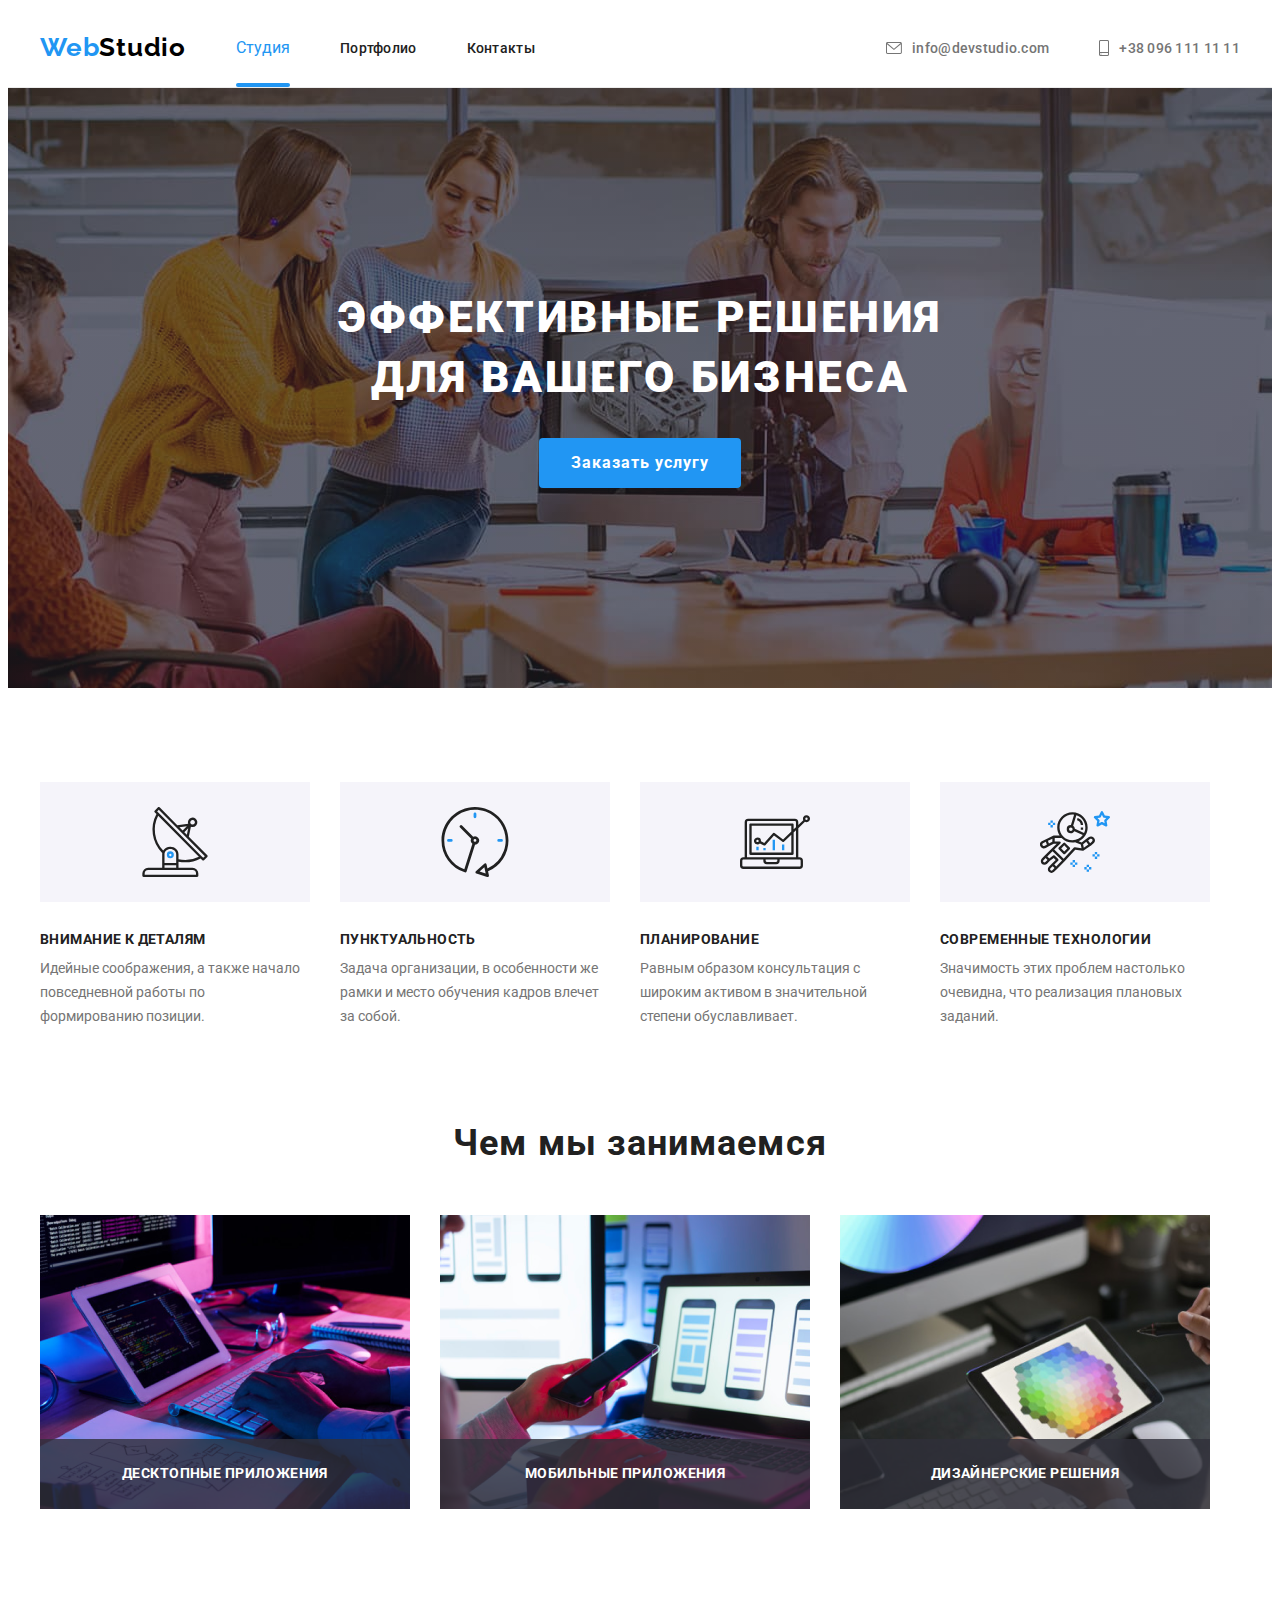
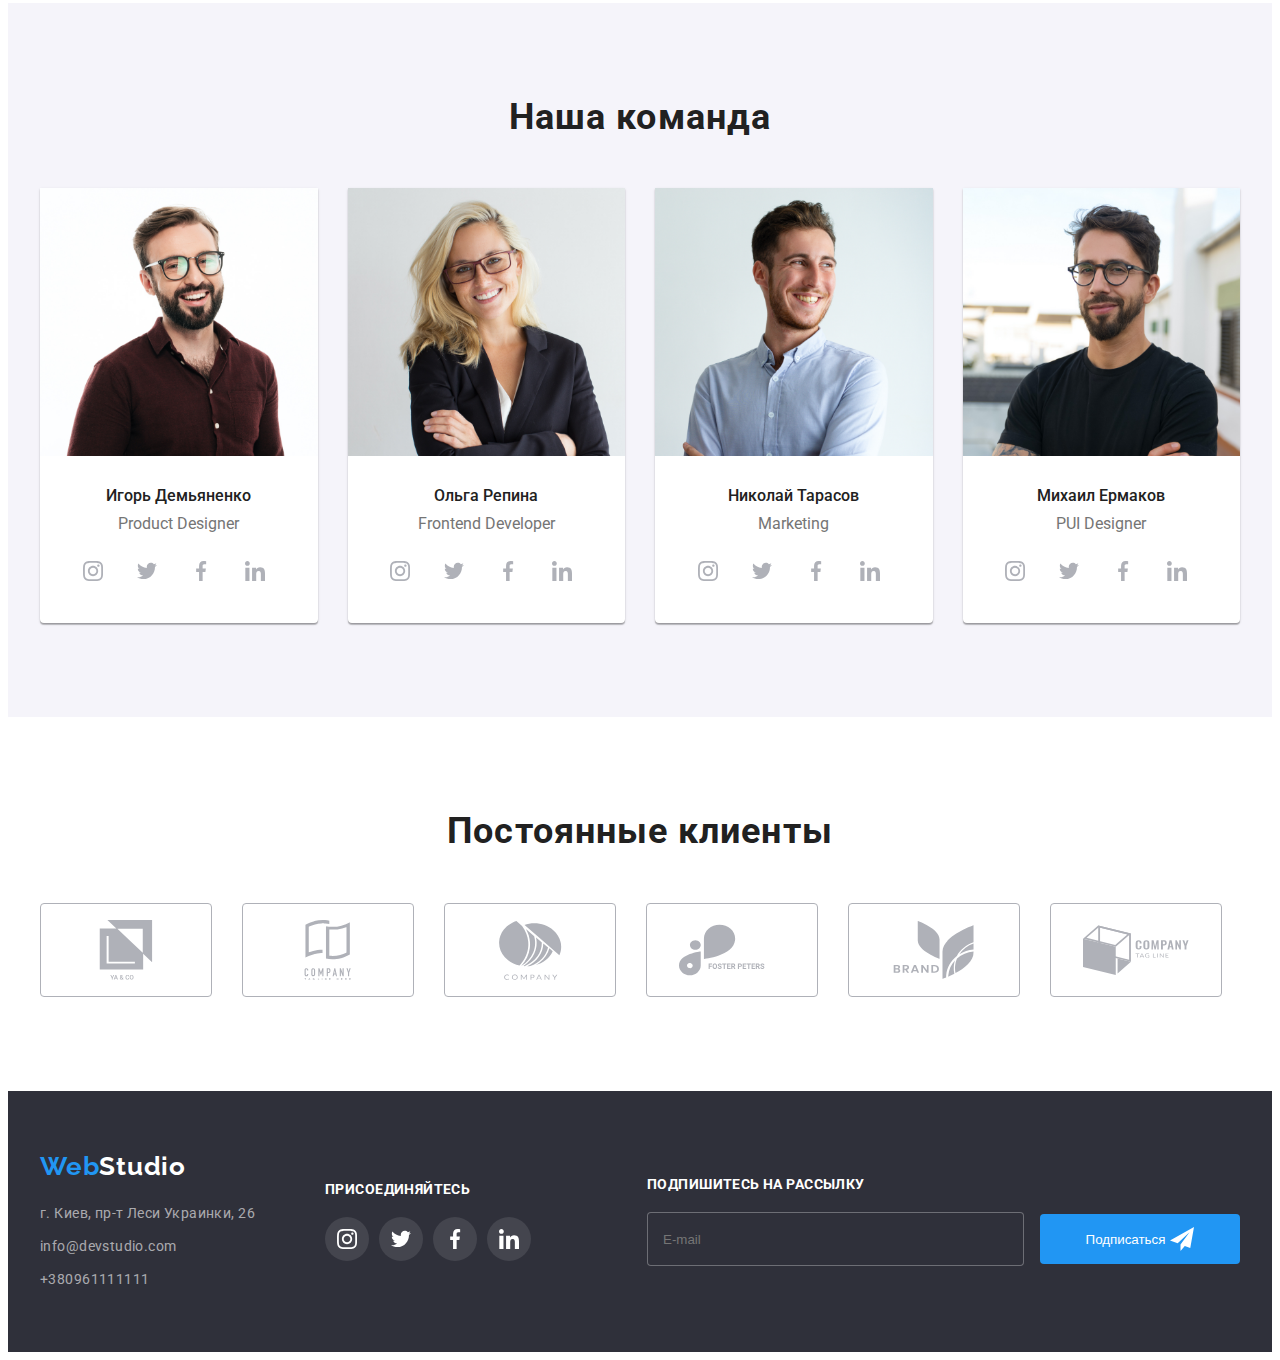
<file: index.html>
<!DOCTYPE html>
<html lang="ru">
<head>
    <meta charset="UTF-8">
    <meta http-equiv="X-UA-Compatible" content="IE=edge">
    <meta name="viewport" content="width=device-width, initial-scale=1.0">
    <link rel="preconnect" href="https://fonts.googleapis.com"> 
<link rel="preconnect" href="https://fonts.gstatic.com" crossorigin> 
    <title>Document</title>
    <link href="https://fonts.googleapis.com/css2?family=Raleway:wght@700&family=Roboto:wght@400;500;700;900&display=swap" rel="stylesheet">
    <link rel="stylesheet" href="https://cdnjs.cloudflare.com/ajax/libs/modern-normalize/1.1.0/modern-normalize.min.css" integrity="sha512-wpPYUAdjBVSE4KJnH1VR1HeZfpl1ub8YT/NKx4PuQ5NmX2tKuGu6U/JRp5y+Y8XG2tV+wKQpNHVUX03MfMFn9Q==" crossorigin="anonymous" referrerpolicy="no-referrer" />
    <!-- <link rel="stylesheet" href="./CSS/styles1.css"> -->
    <link rel="stylesheet" href="./CSS/main.min.css">
</head>
<body>
    <header class="header">
        <div class="container">
        <nav class="site-nav">
    <a href="" class="logo-header"><span class="logo">Web</span><span class="logo1">Studio</span></a>
            <ul class="nav">   
            <li class="nav__item"><a href="./index.html" class="nav__link-current">Студия</a></li>
            <li class="nav__item"><a href="./portfolio.html" class="nav__link">Портфолио</a></li>
            <li class="nav__item"><a href="" class="nav__link">Контакты</a></li>
        </ul>
        </nav>
        <ul class="contacts">
            <li class="contacts__item">
            <a href="mailto:info@devstudio.com" class="contacts__link"> 
                <svg class="contacts__icon"  width="16" height="12">
                <use href="./IMG/symbol-defs.svg#icon-envelope">
                </use>
            </svg>info@devstudio.com</a>
        </li>
            <li class="contacts__item">
                <a href="tel:+380961111111" class="contacts__link"> 
                    <svg class="contacts__icon"  width="10" height="16">
                    <use href="./IMG/symbol-defs.svg#icon-smartphone">
                    </use>
                </svg>+38 096 111 11 11</a>
            </li>
        </ul>
        </div>
    </header>
    <main>
    <section class="hero background">
        <div class="container">
        <h1 class="hero-title">Эффективные решения для вашего бизнеса</h1>
        <button type="button" class="button" data-modal-open>Заказать услугу</button>
        </div>
    </section>
    <section class="section-solutions">
        <div class="container">
        <ul class="solutionspar">
            <li class="item icon-antenna"><h3 class="solutions-title">Внимание к деталям</h3>
            <p class="solutions-text">Идейные соображения, а также начало повседневной работы по формированию позиции.</p></li>
            <li class="item icon-clock"><h3 class="solutions-title">Пунктуальность</h3>
            <p class="solutions-text">Задача организации, в особенности же рамки и место обучения кадров влечет за собой.</p></li>
            <li class="item icon-diagramma"><h3 class="solutions-title">Планирование</h3>
            <p class="solutions-text">Равным образом консультация с широким активом в значительной степени обуславливает.</p></li>
            <li class="item icon-austronaut"><h3 class="solutions-title">Современные технологии</h3>
            <p class="solutions-text">Значимость этих проблем настолько очевидна, что реализация плановых заданий.</p></li>
        </ul>
        </div>
        </section>
        <section class="section-whatwedo">
            <div class="container">
        <h2 class="section-title">Чем мы занимаемся</h2>
        <ul class="whatwedo">
            <li class="item">
                <div class="thumb-whatwedo"><img src="./IMG/box1.png" alt="комп">
                    <p class="photo-sign">десктопные приложения</p>
                </div>
            </li>
            <li class="item">
                <div class="thumb-whatwedo"><img src="./IMG/box2.png" alt="моб">
                    <p class="photo-sign">мобильные приложения</p>
                </div>
            </li>
            <li class="item">
                <div class="thumb-whatwedo"><img src="./IMG/img.png" alt="айпад">
                    <p class="photo-sign">дизайнерские решения</p>
                </div>
            </li>
        </ul>
        </div>        
        </section>
    <section class="team">
        <div class="container">            
        <h2 class="section-title">Наша команда</h2>
        <ul class="team-list">
            <li class="cards"><img src="./IMG/img.jpg" alt="man"><div class="team-underline"><h3 class="upperphotounderline">Игорь Демьяненко</h3>
            <p class="bottomphotounderline insta">Product Designer</p>
            <ul class="social-info">
                <li class="social"><a href="" class="social-link link">
                    <svg class="icons"  width="20" height="20">
                    <use href="./IMG/symbol-defs.svg#icon-instagram"></use>
                    </svg>
                </a></li>
                <li class="social"><a href="" class="social-link link">
                    <svg class="icons"  width="20" height="20">
                    <use href="./IMG/symbol-defs.svg#icon-twitter"></use>
                    </svg></a></li>
                <li class="social"><a href="" class="social-link link">
                    <svg class="icons"  width="20" height="20">
                    <use href="./IMG/symbol-defs.svg#icon-facebook"></use>
                    </svg></a></li>
                <li class="social"><a href="" class="social-link link">
                    <svg class="icons"  width="20" height="20">
                    <use href="./IMG/symbol-defs.svg#icon-linkedin"></use>
                    </svg></a></li>
            </ul>
            
        </div>
    </li>
            <li class="cards"><img src="./IMG/img-2.jpg" alt="woman"><div class="team-underline"><h3 class="upperphotounderline">Ольга Репина</h3>
            <p class="bottomphotounderline">Frontend Developer</p>
                <ul class="social-info">
                    <li class="social"><a href="" class="social-link link">
                        <svg class="icons" width="20" height="20">
                        <use href="./IMG/symbol-defs.svg#icon-instagram"></use>
                        </svg></a></li>
                    <li class="social"><a href="" class="social-link link"><svg class="icons" width="20" height="20">
                        <use href="./IMG/symbol-defs.svg#icon-twitter"></use>
                        </svg></a></li>
                    <li class="social"><a href="" class="social-link link"><svg class="icons" width="20" height="20">
                        <use href="./IMG/symbol-defs.svg#icon-facebook"></use>
                        </svg></a></li>
                    <li class="social"><a href="" class="social-link link"><svg class="icons" width="20" height="20">
                        <use href="./IMG/symbol-defs.svg#icon-linkedin"></use>
                        </svg></a></li>
                </ul>
            </div></li>
            <li class="cards"><img src="./IMG/img-3.jpg" alt="man2"><div class="team-underline"><h3 class="upperphotounderline">Николай Тарасов</h3>
            <p class="bottomphotounderline">Marketing</p>
            <ul class="social-info">
                <li class="social"><a href="" class="social-link link">
                    <svg class="icons" width="20" height="20">
                    <use href="./IMG/symbol-defs.svg#icon-instagram"></use>
                    </svg>
                </a></li>
                <li class="social"><a href="" class="social-link link"><svg class="icons" width="20" height="20">
                    <use href="./IMG/symbol-defs.svg#icon-twitter"></use>
                    </svg></a></li>
                <li class="social"><a href="" class="social-link link"><svg class="icons" width="20" height="20">
                    <use href="./IMG/symbol-defs.svg#icon-facebook"></use>
                    </svg></a></li>
                <li class="social"><a href="" class="social-link link"><svg class="icons" width="20" height="20">
                    <use href="./IMG/symbol-defs.svg#icon-linkedin"></use>
                    </svg></a></li>
            </ul>
        </div></li>
            <li class="cards"><img src="./IMG/img-4.jpg" alt="man3"><div class="team-underline"><h3 class="upperphotounderline">Михаил Ермаков</h3>
            <p class="bottomphotounderline">PUI Designer</p>
            <ul class="social-info">
                <li class="social"><a href="" class="social-link link">
                    <svg class="icons" width="20" height="20">
                    <use href="./IMG/symbol-defs.svg#icon-instagram">
                    </use>
                    </svg>
                </a></li>
                <li class="social"><a href="" class="social-link link">
                    <svg class="icons" width="20" height="20">
                    <use href="./IMG/symbol-defs.svg#icon-twitter"></use>
                    </svg></a></li>
                <li class="social"><a href="" class="social-link link">
                    <svg class="icons" width="20" height="20">
                    <use href="./IMG/symbol-defs.svg#icon-facebook"></use>
                    </svg></a></li>
                <li class="social"><a href="" class="social-link link">
                    <svg class="icons" width="20" height="20">
                    <use href="./IMG/symbol-defs.svg#icon-linkedin"></use>
                    </svg></a></li>
            </ul>
        </div></li>
        </ul>
        </div>
    </section>
    <section class="clients">
        <div class="container">
            <h2 class="section-title">Постоянные клиенты</h2>
            <ul class="clients-info">
                <li class="clients-logo"><a href="" class="clients-link">
                    <svg class="clients-icons"  width="106" height="60">
                    <use href="./IMG/symbol-defs.svg#icon-company1"></use>
                    </svg>
                </a></li>
                <li class="clients-logo"><a href="" class="clients-link">
                    <svg class="clients-icons"  width="106" height="60">
                    <use href="./IMG/symbol-defs.svg#icon-company2"></use>
                    </svg>
                </a></li>
                <li class="clients-logo"><a href="" class="clients-link">
                    <svg class="clients-icons"  width="106" height="60">
                    <use href="./IMG/symbol-defs.svg#icon-company3"></use>
                    </svg>
                </a></li>
                <li class="clients-logo"><a href="" class="clients-link">
                    <svg class="clients-icons"  width="106" height="60">
                    <use href="./IMG/symbol-defs.svg#icon-company4"></use>
                    </svg>
                </a></li>
                <li class="clients-logo"><a href="" class="clients-link">
                    <svg class="clients-icons"  width="106" height="60">
                    <use href="./IMG/symbol-defs.svg#icon-company5"></use>
                    </svg>
                </a></li>
                <li class="clients-logo"><a href="" class="clients-link">
                    <svg class="clients-icons"  width="106" height="60">
                    <use href="./IMG/symbol-defs.svg#icon-company6"></use>
                    </svg>
                </a></li>
            </ul>
        </div>
    </section>
    </main>
    <footer class="footer">
        <div class="container">
            <div class="adress">
    <a href="" class="footer-logo"><span class="logo">Web</span><span class="logo2">Studio</span></a>
            <ul class="footercontacts">
                <li class="footercontacts__item"><a href="https://g.page/stamp-capital?share" target="_blank" class="footercontacts__connect footercontacts__connect--light">г. Киев, пр-т Леси Украинки, 26</a></li>
                <li class="footercontacts__item"><a href="mailto:info@devstudio.com" class="footercontacts__connect footercontacts__connect--dark">info@devstudio.com</a></li>
                <li class="footercontacts__item"><a href="tel:+380961111111" class="footercontacts__connect footercontacts__connect--dark">+380961111111</a></li>
            </ul>
        </div>
        <div class="footer-join">
        <h3 class="footer-title">Присоединяйтесь</h3>
        <ul class="soc">
            <li class="soc__footer"><a href="" class="soc__link link">
                <svg class="soc__icons" width="20" height="20">
                <use href="./IMG/symbol-defs.svg#icon-instagram"></use>
                </svg>
            </a></li>
            <li class="soc__footer"><a href="" class="soc__link link">
                <svg class="soc__icons" width="20" height="20">
                <use href="./IMG/symbol-defs.svg#icon-twitter"></use>
                </svg></a></li>
            <li class="soc__footer"><a href="" class="soc__link link">
                <svg class="soc__icons" width="20" height="20">
                <use href="./IMG/symbol-defs.svg#icon-facebook"></use>
                </svg></a></li>
            <li class="soc__footer"><a href="" class="soc__link link">
                <svg class="soc__icons" width="20" height="20">
                <use href="./IMG/symbol-defs.svg#icon-linkedin"></use>
                </svg></a>
            </li>
        </ul>
        </div>
            <div class="footer-submit">
                <h3 class="footer-title">Подпишитесь на рассылку</h3>
                <form>
            <label for="email"></label>
            <input type="email" name="user-email" class="footer-submit__email" id="email" placeholder="E-mail">
            <button type="submit" class="footer-submit__button">Подписаться</button>
        
           </form>
        </div>
        </div>
    </footer>
    <div class="backdrop is-hidden" data-modal>
    <div class="modal">
        <button type="button" class="button-modal-close"  data-modal-close>        
              <svg  width="30" height="30">
                    <use href="./IMG/symbol-defs.svg#icon-close-black-18dp">
                    </use>
                    </svg>
                </button>
                <p class="modal-title">Оставьте свои данные, мы вам перезвоним</p>
                <form class="userdata">
                    <div class="modal-field">
                        <label for="name" class="modal-label" >Имя</label>
                        <div class="input-field"><input type="text" class="modal-input" name="user-name" id="name" >
                    <svg class="input-icon" width="18" height="18" >
                        <use href="./IMG/symbol-defs.svg#icon-person-black">
                        </use>
                    </svg>
                </div>    
                        
                
                    
                </div>
                    <div class="modal-field">
                        <label for="tel" class="modal-label">Телефон</label>
                        <div class="input-field"><input type="tel" class="modal-input" name="user-tel" id="tel">
                    <svg class="input-icon" width="18" height="18">
                         <use href="./IMG/symbol-defs.svg#icon-phone-black">
                        </use>
                    </svg></div>
                    
                </div>
                    <div class="modal-field">
                        <label for="user-email" class="modal-label">Почта</label>
                        <div class="input-field"> <input type="email" class="modal-input" name="user-email" id="user-email">
                    <svg class="input-icon" width="18" height="18">
                         <use href="./IMG/symbol-defs.svg#icon-email-black">
                        </use>
                    </svg></div>
                   
                </div>
                <div class="modal-field comment">
                    <label for="user-text" class="modal-label">Комментарий</label>
                    <textarea name="user-text"  class="modal-comments" id="user-text" placeholder="Введите текст"></textarea>
                </div>

                <div class="checkbox-field">
                        <label for="policy">
                            <input type="checkbox" 
                            name="policy" 
                            value="true"
                            class="checkbox visually-hidden"
                            id="policy">
                            <span class="policy-text">Соглашаюсь с рассылкой и принимаю <a href="" class="policy-terms">Условия договора</a></span> 
                        </label>
                </div>
                    <button type="submit" class="modal-button">Отправить</button>
                    </form>

    </div>
</div>
<script src="./js/modal.js"></script>
</body>
</html>
</file>
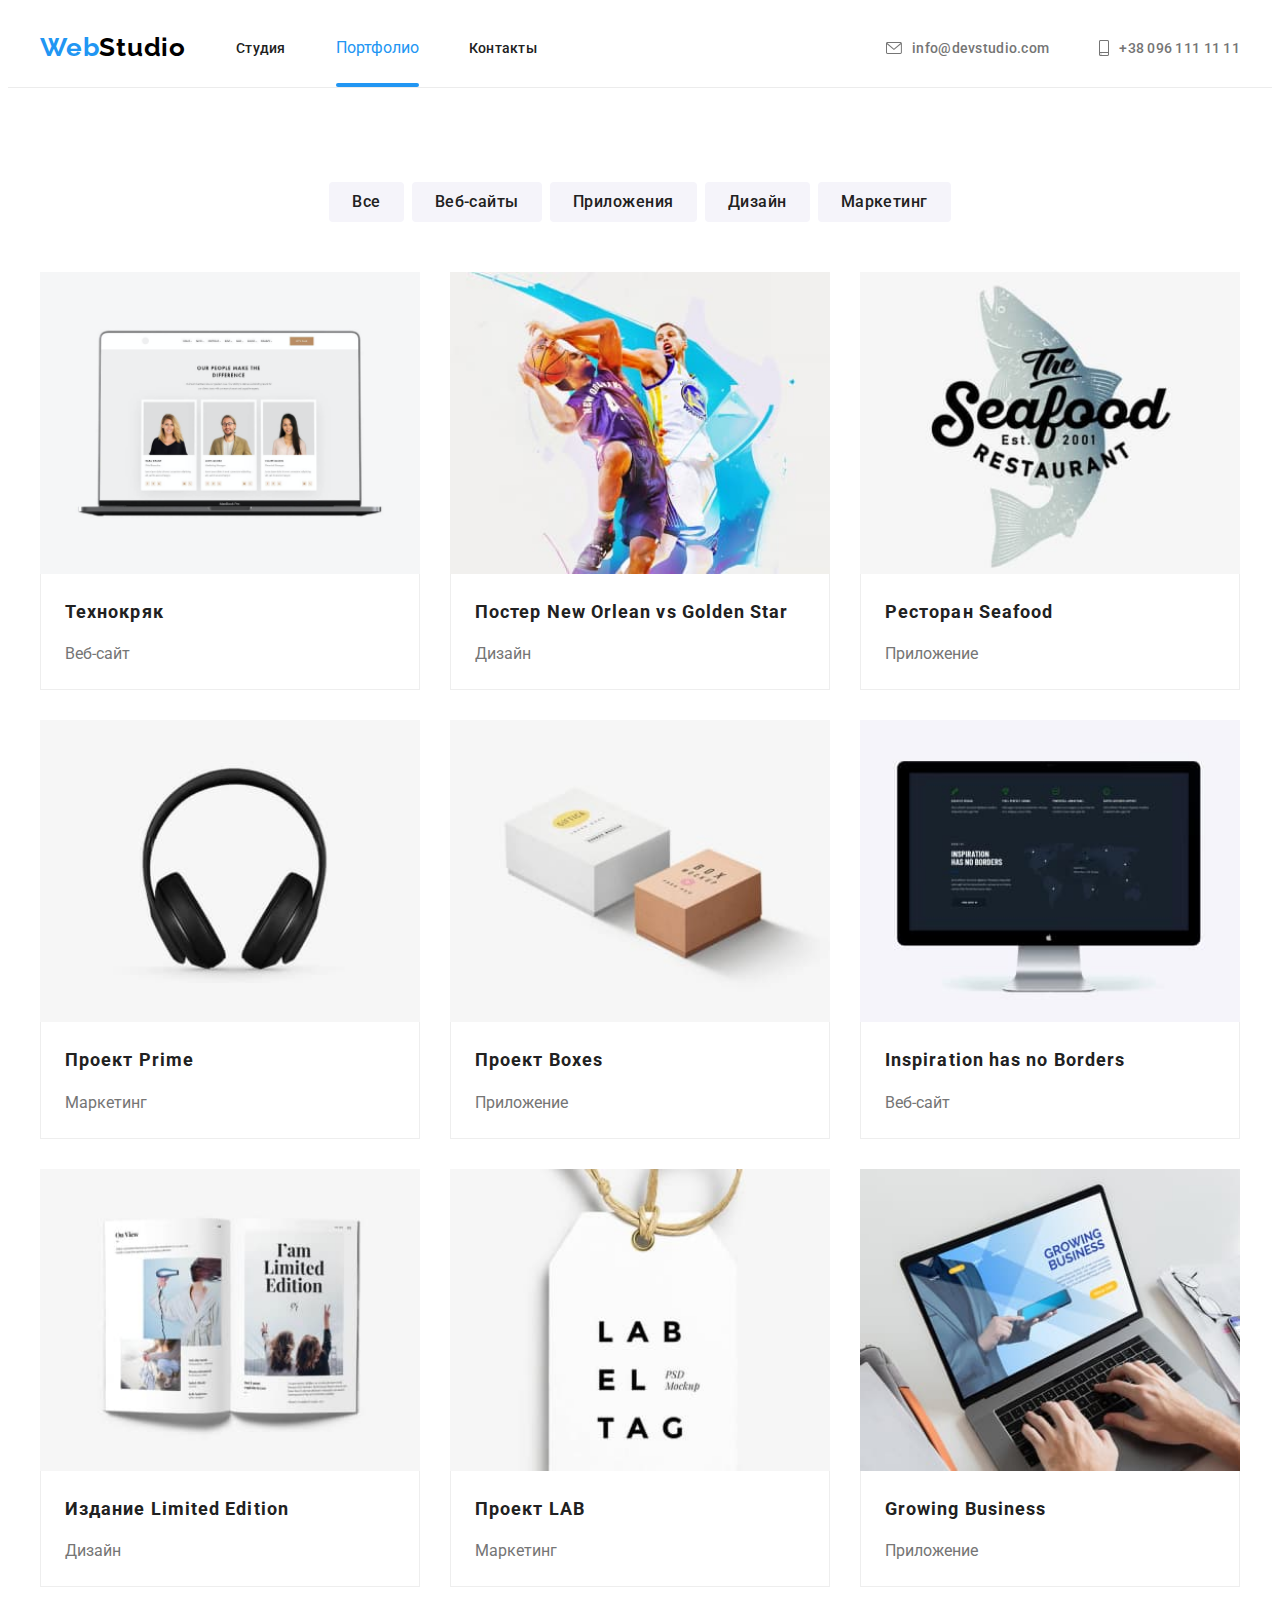
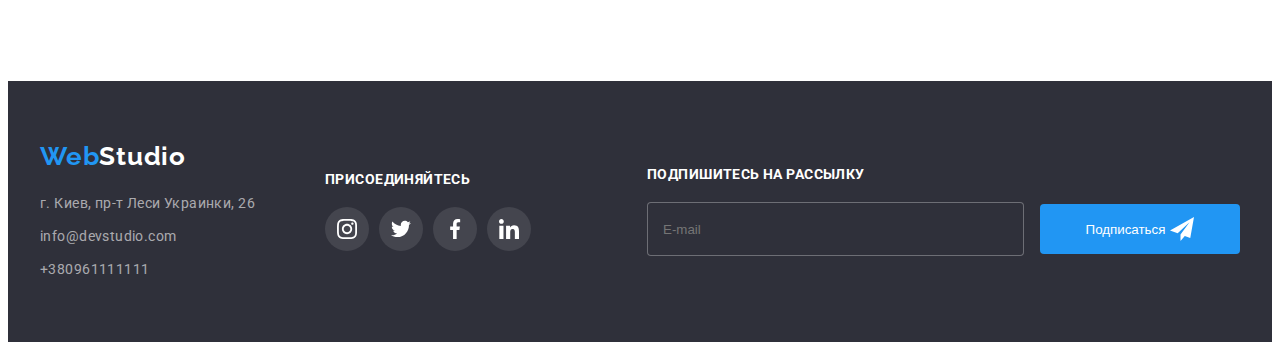
<file: portfolio.html>
<!DOCTYPE html>
<html lang="ru">
<head>
    <meta charset="UTF-8">
    <meta http-equiv="X-UA-Compatible" content="IE=edge">
    <meta name="viewport" content="width=device-width, initial-scale=1.0">
    <link rel="preconnect" href="https://fonts.googleapis.com"> 
<link rel="preconnect" href="https://fonts.gstatic.com" crossorigin> 
    <title>Portfolio</title>
    <link href="https://fonts.googleapis.com/css2?family=Raleway:wght@700&family=Roboto:wght@400;500;700;900&display=swap" rel="stylesheet">
    <link rel="stylesheet" href="https://cdnjs.cloudflare.com/ajax/libs/modern-normalize/1.1.0/modern-normalize.min.css" integrity="sha512-wpPYUAdjBVSE4KJnH1VR1HeZfpl1ub8YT/NKx4PuQ5NmX2tKuGu6U/JRp5y+Y8XG2tV+wKQpNHVUX03MfMFn9Q==" crossorigin="anonymous" referrerpolicy="no-referrer" />
    <!-- <link rel="stylesheet" href="./CSS/styles1.css"> -->
    <link rel="stylesheet" href="./CSS/main.min.css">
</head>
<body>
    <header class="header">
        <div class="container">
        <nav class="site-nav">
    <a href="" class="item logo-header"><span class="logo">Web</span><span class="logo1">Studio</span></a>
            <ul class="nav">   
            <li class="nav__item"><a href="./index.html" class="nav__link">Студия</a></li>
            <li class="nav__item"><a href="./portfolio.html" class="nav__link-current">Портфолио</a></li>
            <li class="nav__item"><a href="" class="nav__link">Контакты</a></li>
        </ul>
        </nav>
         <ul class="contacts">
            <li class="contacts__item">
            <a href="mailto:info@devstudio.com" class="contacts__link"> 
                <svg class="contacts__icon"  width="16" height="12">
                <use href="./IMG/symbol-defs.svg#icon-envelope">
                </use>
            </svg>info@devstudio.com</a>
        </li>
            <li class="contacts__item">
                <a href="tel:+380961111111" class="contacts__link"> 
                    <svg class="contacts__icon"  width="10" height="16">
                    <use href="./IMG/symbol-defs.svg#icon-smartphone">
                    </use>
                </svg>+38 096 111 11 11</a>
            </li>
        </ul>
        </div>
    </header>
    <main>
    <section class="main-portfolio">
        <div class="container">
        <ul class="nav-portfolio">
            <li class="item"><button class="button">Все</button></li>
            <li class="item"><button class="button">Веб-сайты</button></li>
            <li class="item"><button class="button">Приложения</button></li>
            <li class="item"><button class="button">Дизайн</button></li>
            <li class="item"><button class="button">Маркетинг</button></li>
        </ul>
        <ul class="works-list">
            <li class="cards"><a href="" class="link cards-link">
                <div class="thumb-cards"><img src="./IMG/img-0.png" alt="комп">
                    <p class="overlay-portfolio">
                    Ресурс предлагает комплексные предложения с разным уровнем функционала и сервисов. Все это позволит посетителю получить исчерпывающие сведения о компании или частном лице.
                </p>
            </div>
                <div class="works-underline"><h3 class="upperphotounderline">Технокряк</h3>
            <p class="bottomphotounderline">Веб-сайт</p></div></a></li>
            



            <li class="cards"><a href="" class="link cards-link">
                <div class="thumb-cards"><img src="./IMG/img-10.jpg" alt="баскетбол">
                    <p class="overlay-portfolio">
                    Ресурс предлагает комплексные предложения с разным уровнем функционала и сервисов. Все это позволит посетителю получить исчерпывающие сведения о компании или частном лице.
                </p>
            </div>
                <div class="works-underline"><h3 class="upperphotounderline">Постер New Orlean vs Golden Star</h3>
            <p class="bottomphotounderline">Дизайн</p></div></a></li>
            

            <li class="cards"><a href="" class="link cards-link">
                <div class="thumb-cards"><img src="./IMG/img-11.jpg" alt="рыба">
                <p class="overlay-portfolio">
                    Ресурс предлагает комплексные предложения с разным уровнем функционала и сервисов. Все это позволит посетителю получить исчерпывающие сведения о компании или частном лице.
                </p></div>
                <div class="works-underline"><h3 class="upperphotounderline">Ресторан Seafood</h3>
            <p class="bottomphotounderline">Приложение</p></div></a></li>





            <li class="cards"><a href="" class="link cards-link">
                <div class="thumb-cards"><img src="./IMG/img-12.jpg" alt="наушники">
                <p class="overlay-portfolio">
                    Ресурс предлагает комплексные предложения с разным уровнем функционала и сервисов. Все это позволит посетителю получить исчерпывающие сведения о компании или частном лице.
                </p></div>
                <div class="works-underline"><h3 class="upperphotounderline">Проект Prime</h3>
            <p class="bottomphotounderline">Маркетинг</p></div></a></li>


            <li class="cards"><a href="" class="link cards-link">
                <div class="thumb-cards"><img src="./IMG/img-5.jpg" alt="коробки"><p class="overlay-portfolio">
                    Ресурс предлагает комплексные предложения с разным уровнем функционала и сервисов. Все это позволит посетителю получить исчерпывающие сведения о компании или частном лице.
                </p></div>
                <div class="works-underline"><h3 class="upperphotounderline">Проект Boxes</h3>
            <p class="bottomphotounderline">Приложение</p></div></a></li>


            <li class="cards"><a href="" class="link cards-link">
                <div class="thumb-cards"><img src="./IMG/img-6.jpg" alt="мак"><p class="overlay-portfolio">
                    Ресурс предлагает комплексные предложения с разным уровнем функционала и сервисов. Все это позволит посетителю получить исчерпывающие сведения о компании или частном лице.
                </p></div>
                <div class="works-underline"><h3 class="upperphotounderline">Inspiration has no Borders</h3>
            <p class="bottomphotounderline">Веб-сайт</p></div></a></li>


            <li class="cards"><a href="" class="link cards-link">
                <div class="thumb-cards"><img src="./IMG/img-7.jpg" alt="журнал"><p class="overlay-portfolio">
                    Ресурс предлагает комплексные предложения с разным уровнем функционала и сервисов. Все это позволит посетителю получить исчерпывающие сведения о компании или частном лице.
                </p></div>
                <div class="works-underline"><h3 class="upperphotounderline">Издание Limited Edition</h3>
            <p class="bottomphotounderline">Дизайн</p></div></a></li>


            <li class="cards"><a href="" class="link cards-link">
                <div class="thumb-cards"><img src="./IMG/img-8.jpg" alt="бирка"><p class="overlay-portfolio">
                    Ресурс предлагает комплексные предложения с разным уровнем функционала и сервисов. Все это позволит посетителю получить исчерпывающие сведения о компании или частном лице.
                </p></div>
                <div class="works-underline"><h3 class="upperphotounderline">Проект LAB</h3>
            <p class="bottomphotounderline">Маркетинг</p></div></a></li>


            <li class="cards"><a href="" class="link cards-link">
                <div class="thumb-cards"><img src="./IMG/img-9.jpg" alt="макпро"><p class="overlay-portfolio">
                    Ресурс предлагает комплексные предложения с разным уровнем функционала и сервисов. Все это позволит посетителю получить исчерпывающие сведения о компании или частном лице.
                </p></div>
                <div class="works-underline"><h3 class="upperphotounderline">Growing Business</h3>
            <p class="bottomphotounderline">Приложение</p></div></a></li>
        </ul>
        </div>
    </section>
    </main>
   <footer class="footer">
        <div class="container">
            <div class="adress">
    <a href="" class="footer-logo"><span class="logo">Web</span><span class="logo2">Studio</span></a>
            <ul class="footercontacts">
                <li class="footercontacts__item"><a href="https://g.page/stamp-capital?share" target="_blank" class="footercontacts__connect connect--light">г. Киев, пр-т Леси Украинки, 26</a></li>
                <li class="footercontacts__item"><a href="mailto:info@devstudio.com" class="footercontacts__connect connect--dark">info@devstudio.com</a></li>
                <li class="footercontacts__item"><a href="tel:+380961111111" class="footercontacts__connect">+380961111111</a></li>
            </ul>
        </div>
        <div class="footer-join">
        <h3 class="footer-title">Присоединяйтесь</h3>
        <ul class="soc">
            <li class="soc__footer"><a href="" class="soc__link link">
                <svg class="soc__icons" width="20" height="20">
                <use href="./IMG/symbol-defs.svg#icon-instagram"></use>
                </svg>
            </a></li>
            <li class="soc__footer"><a href="" class="soc__link link">
                <svg class="soc__icons" width="20" height="20">
                <use href="./IMG/symbol-defs.svg#icon-twitter"></use>
                </svg></a></li>
            <li class="soc__footer"><a href="" class="soc__link link">
                <svg class="soc__icons" width="20" height="20">
                <use href="./IMG/symbol-defs.svg#icon-facebook"></use>
                </svg></a></li>
            <li class="soc__footer"><a href="" class="soc__link link">
                <svg class="soc__icons" width="20" height="20">
                <use href="./IMG/symbol-defs.svg#icon-linkedin"></use>
                </svg></a>
            </li>
        </ul>
        </div>
            <div class="footer-submit">
                <h3 class="footer-title">Подпишитесь на рассылку</h3>
                <form>
            <label for="email"></label>
            <input type="email" name="user-email" class="footer-submit__email" id="email" placeholder="E-mail">
            <button type="submit" class="footer-submit__button">Подписаться</button>
        
           </form>
        </div>
        </div>
    </footer>
</body>
</html>
</file>
<file: CSS/main.min.css>
:root{--paragraphtextcolor: #757575;--titletextcolor: #212121;--accent: #2196F3;--cardsbcg: #FFFFFF;--teambcg: #F5F4FA;--headerbgc: #FFFFFF;--herobcg: #2F303A;--solutionsbcg: #FFFFFF;--worksbcg: #FFFFFF;--footerbcg: #2F303A;--timingfunction: cubic-bezier(0.4, 0, 0.2, 1)}p,h1,h2,h3,h4,h5,h6{margin:0}ul,ol{margin:0;padding-left:0}button{cursor:pointer}img{display:block;width:100%;height:auto}body{font-family:"Roboto",sans-serif;color:#757575;background-color:#fff}ul{padding:0px;margin:0px;list-style:none}h2{margin-top:0px}h3{margin-top:0px;margin-bottom:9.4px}.container{width:1200px;margin:0 auto;padding-left:15px;padding-right:15px}.link{text-decoration:none}.logo{font-family:"Raleway";font-weight:700;font-size:26px;line-height:1.19;letter-spacing:.03em;text-decoration:none;color:var(--accent)}.logo1{font-family:"Raleway";font-weight:700;font-size:26px;line-height:1.19;letter-spacing:.03em;text-decoration:none;color:#000}.logo-header{text-decoration:none;margin-right:50px}.footer-logo{display:inline-block;text-decoration:none;margin-bottom:20px}.logo2{font-family:"Raleway";font-style:normal;font-weight:700;font-size:26px;line-height:1.19;letter-spacing:.03em;text-decoration:none;color:#fff}.header{border-bottom:1px solid #ececec;background-color:var(--headerbgc)}.header .container{display:flex}.site-nav{display:flex;align-items:center}.nav{display:flex;align-items:center}.nav__link{padding-top:30px;padding-bottom:30px;display:inline-block;font-weight:500;font-size:14px;line-height:16px;letter-spacing:.02em;text-decoration:none;color:#212121;cursor:pointer;transition:color 250ms var(--timingfunction)}.nav__link-current{padding-top:30px;padding-bottom:30px;display:inline-block;color:var(--accent);text-decoration:none;transition:color 250ms var(--timingfunction)}.nav__link-current::after{content:"";display:block;position:absolute;bottom:0px;width:100%;height:4px;border-radius:2px;opacity:1;background-color:#2196f3;transition:opacity 2000ms var(--timingfunction)}.nav__link:hover,.nav__link:focus{color:var(--accent)}.nav__item{position:relative;padding:0px}.nav__item+.nav__item{margin-left:50px}.link{text-decoration:none}.contacts{display:inline-flex;align-items:center;margin-left:auto}.contacts__item+.contacts__item{margin-left:50px}.contacts__icon{margin-right:10px;fill:currentColor}.contacts__icon{margin-right:10px;fill:currentColor}.contacts__link{display:flex;align-items:center;text-decoration:none;font-weight:500;font-size:14px;line-height:16px;letter-spacing:.02em;color:#757575;transition:color 250ms var(--timingfunction)}.contacts__link:hover,.contacts__link:focus{color:var(--accent)}.hero{padding-top:200px;padding-bottom:200px;text-align:center}.hero-title{max-width:696px;margin:auto;margin-bottom:30px;line-height:1.36;font-weight:900;font-size:44px;letter-spacing:.06em;text-transform:uppercase;text-align:center;color:#fff}.hero .button{min-width:200px;padding:10px 32px;border:0px solid rgba(0,0,0,0);text-align:center}.button{font-weight:700;font-size:16px;line-height:1.88;text-align:center;letter-spacing:.06em;font-family:inherit;color:#fff;background-color:var(--accent);border-radius:4px;cursor:pointer}.background{background:var(--herobcg);background-image:linear-gradient(to right, rgba(47, 48, 58, 0.4), rgba(47, 48, 58, 0.4)),url(../IMG/hero.jpg);background-size:cover;background-repeat:no-repeat;background-position:center;margin-left:auto;margin-right:auto;max-width:1600px}.section-solutions{padding-top:94px;padding-bottom:94px;background-color:var(--solutionsbcg)}.solutionspar{display:flex}.solutionspar .item{display:block;width:270px}.solutionspar .item::before{display:block;min-height:120px;content:"";height:40px;margin-bottom:30px;background-color:#f5f4fa}.icon-antenna::before{background-repeat:no-repeat;background-position:center;background-image:url(../IMG/antenna.svg)}.icon-clock::before{background-repeat:no-repeat;background-position:center;background-image:url(../IMG/clock.svg)}.icon-diagramma::before{background-repeat:no-repeat;background-position:center;background-image:url(../IMG/vector.svg)}.icon-austronaut::before{background-repeat:no-repeat;background-position:center;background-image:url(../IMG/astronaut.svg)}.solutionspar .item+.item{margin-left:30px}.solutions-title{color:var(--titletextcolor);font-weight:700;font-size:14px;line-height:1.14;letter-spacing:.03em;text-transform:uppercase}.solutions-text{font-weight:400;font-size:14px;line-height:1.71;color:var(--paragraphtextcolor)}.section-title{margin-bottom:50px;color:var(--titletextcolor);text-align:center;font-weight:700;font-size:36px;line-height:1.16;text-align:center;letter-spacing:.03em;color:var(--titletextcolor)}.whatwedo{display:flex}.section-whatwedo{padding-bottom:94px}.whatwedo .item{display:block}.whatwedo .item+.item{margin-left:30px}.thumb-whatwedo{position:relative}.photo-sign{display:flex;position:absolute;padding:0;margin:0;bottom:0;left:0;width:100%;height:70px;background:rgba(47,48,58,.8);font-weight:700;font-size:14px;line-height:1.14;letter-spacing:.03em;text-transform:uppercase;align-items:center;justify-content:center;color:#fff}.team{padding-top:94px;padding-bottom:94px;background-color:var(--teambcg)}.team-list .cards+.cards{margin-left:30px}.team-list .cards{display:block;background-color:#fff;box-shadow:0px 1px 3px rgba(0,0,0,.12),0px 1px 1px rgba(0,0,0,.14),0px 2px 1px rgba(0,0,0,.2);border-radius:0px 0px 4px 4px}.team-list{display:flex}.team-underline{padding-top:30px;padding-bottom:30px}.team .upperphotounderline{text-align:center;font-weight:500;font-size:16px;line-height:1.19;color:var(--titletextcolor)}.team .bottomphotounderline{text-align:center;font-size:16px;line-height:1.19;margin-bottom:16px;color:var(--paragraphtextcolor)}.social-info{display:flex;justify-content:center}.social{width:44px;height:44px;margin-right:10px}.social .item:last-child{margin-right:0px}.social-link{display:flex;width:100%;height:100%;border-radius:50%;align-items:center;justify-content:center;fill:#afb1b8;transition:fill 250ms var(--timingfunction),background-color 250ms var(--timingfunction)}.social-link:hover,.social-link:focus{background-color:var(--accent);fill:#fff}.clients{padding-top:94px;padding-bottom:94px}.clients-info{display:flex}.clients-info .clients-logo+.clients-logo{margin-left:30px}.clients-link{display:flex;align-items:center;width:170px;height:92px;justify-content:center;border:1px solid #afb1b8;border-radius:4px;transition:border-color 250ms var(--timingfunction)}.clients-link:hover,.clients-link:focus{border-color:var(--accent)}.clients-icons{fill:#afb1b8;transition:fill 250ms var(--timingfunction)}.clients-link:hover .clients-icons,.clients-link:focus .clients-icons{fill:var(--accent)}.nav-portfolio .button{background-color:#f5f4fa;font-weight:500;font-size:16px;line-height:1.62;text-align:center;letter-spacing:.03em;padding:6px 22px;border:1px solid rgba(0,0,0,0);transition:background-color 250ms var(--timingfunction),box-shadow 250ms var(--timingfunction);color:#212121}.nav-portfolio button:hover,.nav-portfolio button:focus{box-shadow:0px 3px 1px rgba(0,0,0,.1),0px 1px 2px rgba(0,0,0,.08),0px 2px 2px rgba(0,0,0,.12);border-radius:4px;color:#fff;background-color:var(--accent)}.main-portfolio{background-color:var(--worksbcg);padding-top:94px;padding-bottom:94px}.nav-portfolio{justify-content:center;margin-bottom:50px;display:flex;background-color:#fff}.nav-portfolio .item+.item{margin-left:8px}.nav .item{position:relative}.thumb-cards{position:relative;overflow:hidden}.overlay-portfolio{position:absolute;top:0;width:100%;height:100%;padding:63px 24px;font-family:"Roboto";font-style:normal;font-weight:400;font-size:18px;line-height:1.56;letter-spacing:.03em;background-color:rgba(33,150,243,.9);color:#fff;transform:translateY(101%);transition:transform 250ms var(--timingfunction)}.cards-link:hover .overlay-portfolio{transform:translate(0)}.overlay-portfolio:hover{transform:translateY(0)}.works{padding-bottom:94px}.works-list{display:flex;flex-wrap:wrap}.works-list .cards{margin:0px auto;display:block;width:100%;height:auto;width:calc((100% - 60px)/3);margin-right:30px;margin-bottom:30px}.cards-link{display:block;cursor:pointer;transition:box-shadow;transition-duration:2500ms;transition-timing-function:cubic-bezier(0.23, 1, 0.32, 1)}.cards-link:hover,.cards-link:focus{box-shadow:0px 4px 4px 0px rgba(0,0,0,.25)}.works-list .cards:nth-child(3n){margin-right:0}.works-list .cards:nth-last-child(-n+3){margin-bottom:0}.works-underline{padding:20px 24px;border-bottom:1px solid #eee;border-right:1px solid #eee;border-left:1px solid #eee}.works-list .upperphotounderline{font-weight:700;font-size:18px;line-height:2;letter-spacing:.06em;color:var(--titletextcolor)}.works-list .bottomphotounderline{font-size:16px;line-height:1.88;color:var(--paragraphtextcolor)}.footer{padding-top:60px;padding-bottom:60px;padding-left:0;padding-right:0;background-color:var(--footerbcg)}.footercontacts{margin-right:auto}.footercontacts__item:not(:last-child){margin-bottom:9px}.footercontacts__connect--light{color:#fff}.footercontacts__connect--dark{color:rgba(255,255,255,.6)}.footercontacts__connect:hover,.footercontacts__connect:focus{color:var(--accent);transition:250ms var(--timingfunction)}.footercontacts__connect{font-style:normal;font-weight:400;font-size:14px;line-height:1.71;letter-spacing:.03em;color:rgba(255,255,255,.6);text-decoration:none;transition:color 250ms var(--timingfunction)}.footer .container{display:flex;align-items:center}.adress{text-align:left;margin-right:70px}.footer-title{font-weight:700;font-size:14px;line-height:16px;letter-spacing:.03em;text-transform:uppercase;margin-bottom:20px;color:#fff}.footer-join{display:block;padding-left:0}.soc{display:flex;justify-content:center;fill:#fff}.soc__footer{margin-left:10px;width:44px;height:44px}.soc__link{display:flex;width:100%;height:100%;border-radius:50%;align-items:center;justify-content:center;background-color:rgba(255,255,255,.1);fill:#fff;transition:background-color 250ms var(--timingfunction)}.soc__icons{fill:#fff}.soc__footer:first-child{margin-left:0px}.soc__link:hover,.soc__link:focus{background-color:var(--accent)}.footer-submit{margin-left:auto;align-items:baseline;justify-content:center}.footer-submit__email{width:358px;height:50px;border:1px solid rgba(255,255,255,.3);border-radius:4px;background-color:var(--footerbcg);margin-right:12px;padding-left:15px;color:#fff}.footer-submit__button{display:inline-flex;width:200px;height:50px;border:rgba(0,0,0,0);align-items:center;justify-content:center;border-radius:4px;border:1px solid rgba(0,0,0,0);color:#fff;background-color:var(--accent)}.footer-submit__button::after{display:block;content:"";width:24px;height:24px;margin-left:5px;background-repeat:no-repeat;background-position:center;background-image:url(../IMG/iconsend.svg)}.backdrop{position:fixed;width:1600x;top:0;left:0;right:0;bottom:0;background-color:rgba(0,0,0,.2);transition:opacity 250ms,visibility 250ms}.is-hidden{visibility:hidden;opacity:0;pointer-events:none}.modal{position:absolute;top:50%;left:50%;transform:translate(-50%, -50%);width:528px;min-height:581px;padding:40px;background-color:#fff;opacity:1;border-radius:4px;box-shadow:0px 1px 3px rgba(0,0,0,.12),0px 1px 1px rgba(0,0,0,.14),0px 2px 1px rgba(0,0,0,.2)}.input-field{position:relative}.input-icon{position:absolute;left:12px;top:50%;transform:translateY(-50%);transition:fill 250ms var(--timingfunction)}.button-modal-close{position:absolute;top:8px;right:8px;display:flex;align-items:center;justify-content:center;padding:0;background-color:#fff;border:1px solid rgba(0,0,0,.1);border-radius:50%}.button-modal-close:hover,.button-modal-close:focus{fill:#2196f3}.modal-title{text-align:center;font-weight:700;font-size:20px;line-height:1.15;text-align:center;color:#212121;margin-bottom:12px}.userdata{display:flex;flex-direction:column}.modal-input{width:100%;height:40px;border:1px solid rgba(33,33,33,.2);border-radius:4px;padding-left:35px;outline:none;transition:border-color 250ms var(--timingfunction)}.modal-input:hover,.modal-input:focus{border-color:var(--accent)}.modal-input:hover+.input-icon{fill:var(--accent)}.modal-input:focus+.input-icon{fill:var(--accent)}.modal-label{font-size:12px;line-height:1.166;letter-spacing:.01em;margin-bottom:4px;color:#757575}.modal-field{display:flex;flex-direction:column;margin-bottom:10px}.modal-field.comment{margin-bottom:20px}.modal-comments{width:448px;height:120px;border:1px solid rgba(33,33,33,.2);border-radius:4px;resize:none;padding:12px 16px;outline:none;transition:border-color 250ms var(--timingfunction)}.modal-comments:hover,.modal-comments:focus{border-color:var(--accent)}.checkbox-field{display:flex;margin:auto;margin-bottom:30px}.policy-text::before{content:"";width:16px;height:15px;border:2px solid #212121;border-radius:3px;margin-right:8px}.policy-text{display:flex;font-weight:400;font-size:14px;line-height:1.71;letter-spacing:.03em;margin-right:8px;align-items:center;color:#757575}.policy-terms{font-weight:400;font-size:14px;line-height:1.71;letter-spacing:.03em;text-decoration-line:underline;color:#2196f3}.checkbox:checked+.policy-text::before{background-color:var(--accent);background-image:url(../IMG/checkbox.svg);background-repeat:no-repeat;background-position:center;border:none}.visually-hidden{position:absolute;white-space:nowrap;width:1px;height:1px;overflow:hidden;border:0;padding:0;clip:rect(0 0 0 0);clip-path:inset(50%);margin:-1px}.modal-button{width:200px;height:50px;margin:auto;padding:10px 56px;font-weight:700;font-size:16px;line-height:1.88px;letter-spacing:.06em;border:rgba(0,0,0,0);box-shadow:0px 4px 4px rgba(0,0,0,.15);border-radius:4px;color:#fff;background-color:var(--accent);box-shadow:0px 1px 3px rgba(0,0,0,.12),0px 1px 1px rgba(0,0,0,.14),0px 2px 1px rgba(0,0,0,.2)}/*# sourceMappingURL=main.min.css.map */
</file>
